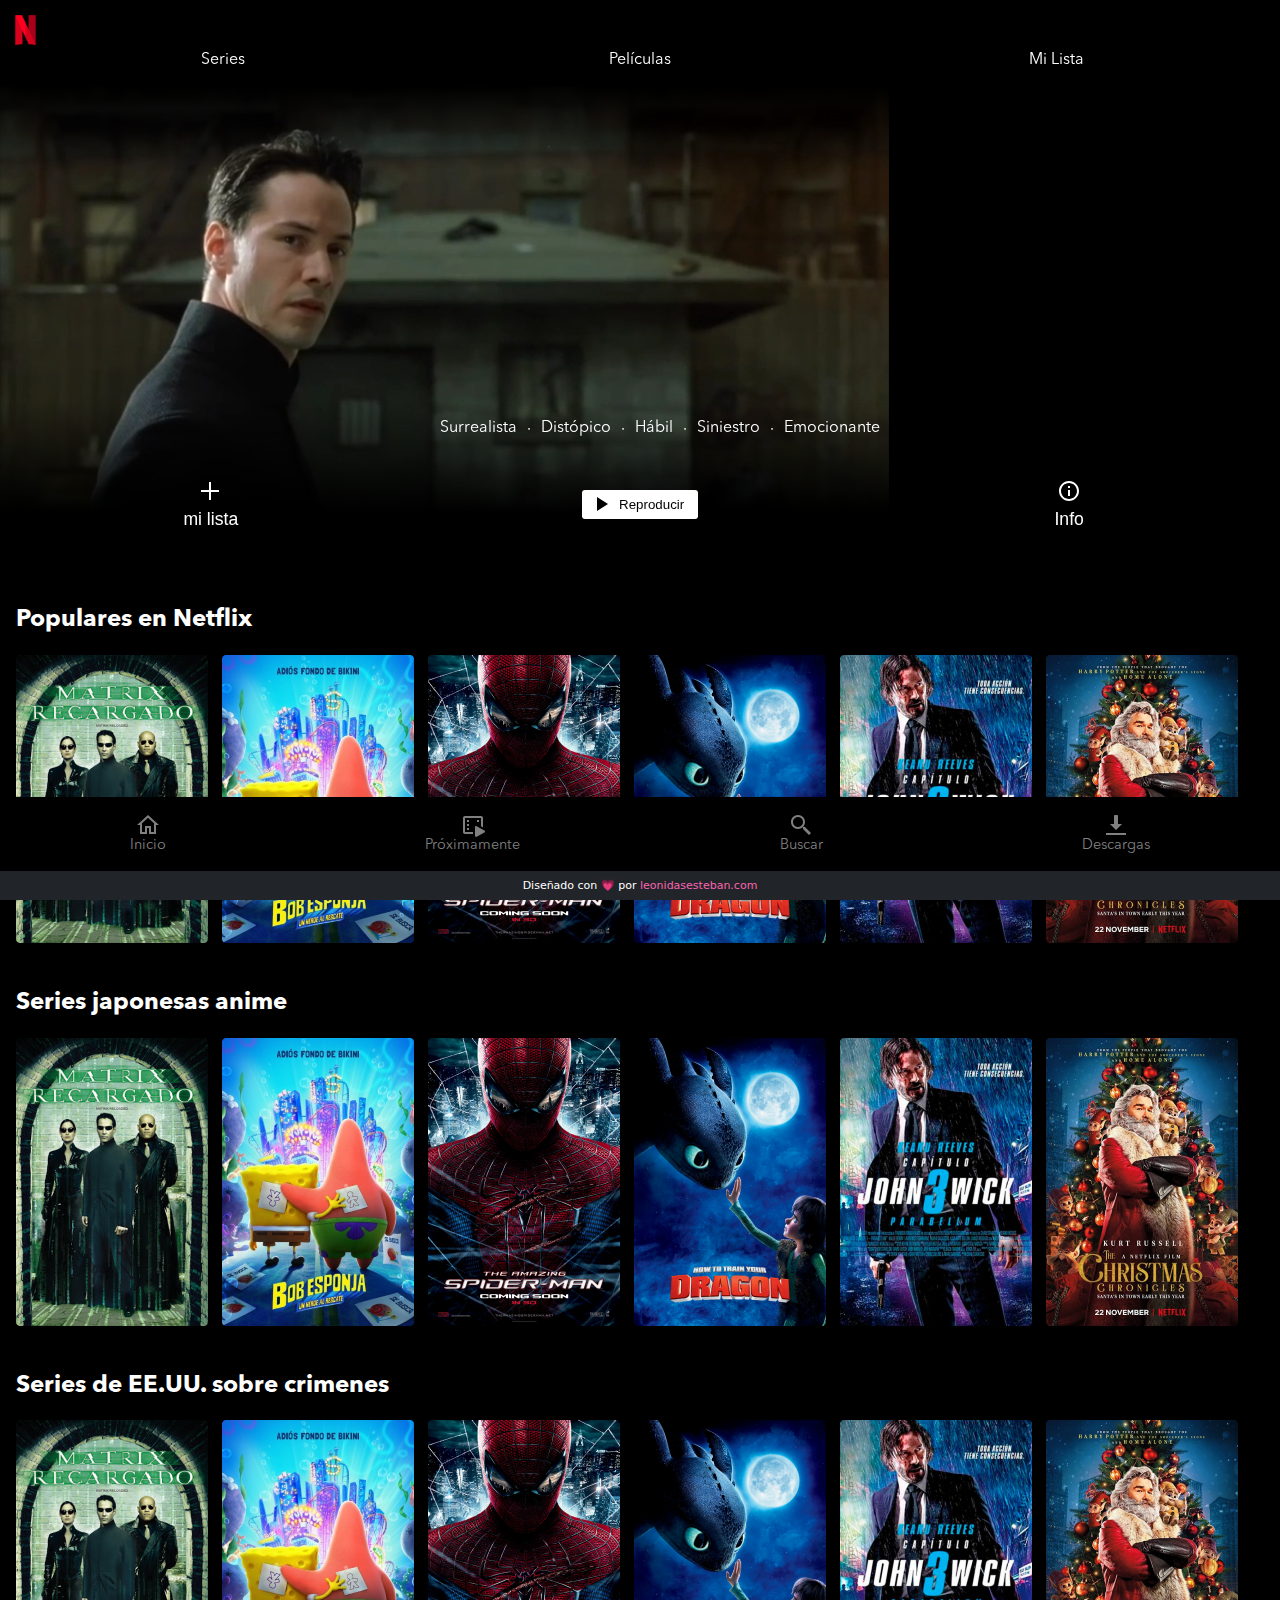
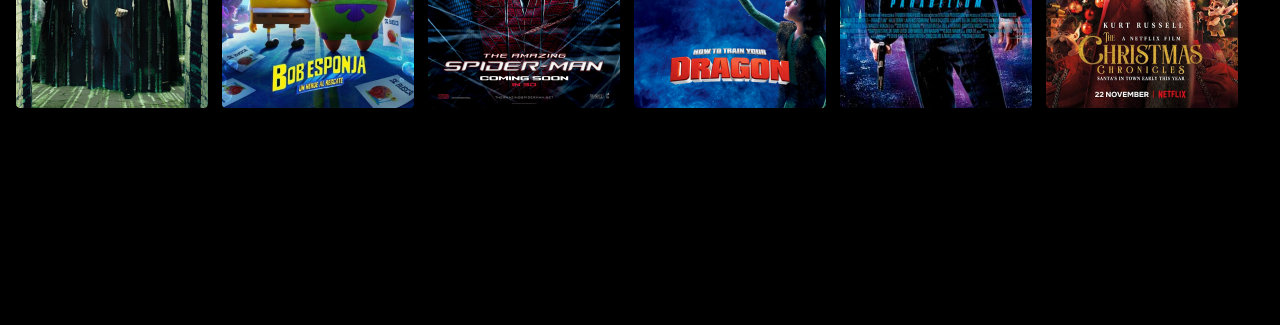
<file: index.html>
<!DOCTYPE html>
<html lang="en">
<head>
  <meta charset="UTF-8">
  <meta name="viewport" content="width=device-width, initial-scale=1.0">
  <link rel="icon" type="image/png" sizes="32x32" href="./images/favicon-50x50.png">
  <link rel="stylesheet" href="static/css/styles.css">
  <title>Javier Aviles | Recreando Netflix</title>
</head>
<body>
  <header class="header">
    <img src="images/logo-netflix.png" height="30" alt="Logo Netflix">
    <nav>
      <ul class="navigation">
        <li class="navigation-item"><a href="#">Series</a></li>
        <li class="navigation-item"><a href="#">Películas</a></li>
        <li class="navigation-item"><a href="#">Mi Lista</a></li>
      </ul>
    </nav>
  </header>

<div class="featured">
  <video muted autoplay height="500" src="images/matrix.mp4"> </video>
  <div class="featured-details">
      <ul class="tags">
        <li class="tag">Surrealista</li>
        <li class="tag">Distópico</li>
        <li class="tag">Hábil</li>
        <li class="tag">Siniestro</li>
        <li class="tag">Emocionante</li>
      </ul>

      <div class="featured-actions">

        <button class="button-secondary icon-plus">mi lista</button>
        <button class="button icon-play">Reproducir</button>
        <button class="button-secondary icon-info">Info</button>

      </div>

  </div>
</div>

<main>
  <div class="list">
    <h2 class="list-title">Populares en Netflix</h2>
    <div class="list-content">
      <div class="list-item">
        <a href="#">
          <img src="./images/covers/matrix.png" alt="Bob Esponja la Pelicula"> </a>
      </div>
      <div class="list-item">
        <a href="#">
          <img src="./images/covers/bob.png" alt="Bob Esponja la Pelicula"> </a>
      </div>
      <div class="list-item">
        <a href="#">
          <img src="./images/covers/spider-man.png" alt="Bob Esponja la Pelicula"> </a>
      </div>
      <div class="list-item">
        <a href="#">
          <img src="./images/covers/dragon.png" alt="Bob Esponja la Pelicula"> </a>
      </div>
      <div class="list-item">
        <a href="#">
          <img src="./images/covers/john.png" alt="Bob Esponja la Pelicula"> </a>
      </div>
      <div class="list-item">
        <a href="#">
          <img src="./images/covers/santa.png" alt="Bob Esponja la Pelicula"> </a>
      </div>
    </div>
  </div>

<div class="list">
    <h2 class="list-title">Series japonesas anime</h2>
    <div class="list-content">
      <div class="list-item">
        <a href="#">
          <img src="./images/covers/matrix.png" alt="Bob Esponja la Pelicula"> </a>
      </div>
      <div class="list-item">
        <a href="#">
          <img src="./images/covers/bob.png" alt="Bob Esponja la Pelicula"> </a>
      </div>
      <div class="list-item">
        <a href="#">
          <img src="./images/covers/spider-man.png" alt="Bob Esponja la Pelicula"> </a>
      </div>
      <div class="list-item">
        <a href="#">
          <img src="./images/covers/dragon.png" alt="Bob Esponja la Pelicula"> </a>
      </div>
      <div class="list-item">
        <a href="#">
          <img src="./images/covers/john.png" alt="Bob Esponja la Pelicula"> </a>
      </div>
      <div class="list-item">
        <a href="#">
          <img src="./images/covers/santa.png" alt="Bob Esponja la Pelicula"> </a>
      </div>
    </div>
  </div>


<div class="list">
  <h2 class="list-title">Series de EE.UU. sobre crimenes</h2>
  <div class="list-content">
    <div class="list-item">
      <a href="#">
        <img src="./images/covers/matrix.png" alt="Bob Esponja la Pelicula"> </a>
    </div>
    <div class="list-item">
      <a href="#">
        <img src="./images/covers/bob.png" alt="Bob Esponja la Pelicula"> </a>
    </div>
    <div class="list-item">
      <a href="#">
        <img src="./images/covers/spider-man.png" alt="Bob Esponja la Pelicula"> </a>
    </div>
    <div class="list-item">
      <a href="#">
        <img src="./images/covers/dragon.png" alt="Bob Esponja la Pelicula"> </a>
    </div>
    <div class="list-item">
      <a href="#">
        <img src="./images/covers/john.png" alt="Bob Esponja la Pelicula"> </a>
    </div>
    <div class="list-item">
      <a href="#">
        <img src="./images/covers/santa.png" alt="Bob Esponja la Pelicula"> </a>
    </div>
  </div>
</div>




</main>



<footer class="footer">
  <ul class="tab-list">
    <li class="tab-item"><a href="#"><svg width="24" height="24" viewBox="0 0 24 24" fill="none" xmlns="http://www.w3.org/2000/svg">
    <path d="M12 2.09961L1 12H4V21H11V15H13V21H20V12H23L12 2.09961ZM12 4.79102L18 10.1914V11V19H15V13H9V19H6V10.1914L12 4.79102Z" fill="black"/>
  </svg> <span>Inicio</span> </a></li>
    <li class="tab-item"><a href="#"><svg width="24" height="24" viewBox="0 0 24 24" fill="none" xmlns="http://www.w3.org/2000/svg">
    <g clip-path="url(#clip0)"><path d="M4 3C2.897 3 2 3.897 2 5V19C2 20.103 2.897 21 4 21H12V19H4V5H20V13.2852L22 14.4082V5C22 3.897 21.103 3 20 3H4ZM6.00195 7V9H8V7H6.00195ZM16 7V9H18V7H16ZM6 11V13H8V11H6ZM15.0859 13C14.514 13.019 14 13.492 14 14.1445V22.8555C14 23.7255 14.9132 24.2764 15.6602 23.8574L23.4199 19.502C24.1939 19.067 24.1939 17.932 23.4199 17.498L15.6602 13.1426C15.4734 13.0378 15.2766 12.9937 15.0859 13ZM6 15V17H8V15H6Z" fill="black"/>
    </g><defs><clipPath id="clip0"><rect width="24" height="24" fill="white"/></clipPath></defs>
  </svg> <span>Próximamente</span> </a></li>
    <li class="tab-item"><a href="#"><svg width="24" height="24" viewBox="0 0 24 24" fill="none" xmlns="http://www.w3.org/2000/svg">
    <path d="M9 2C5.14585 2 2 5.14585 2 9C2 12.8541 5.14585 16 9 16C10.748 16 12.345 15.348 13.5742 14.2812L14 14.707V16L20 22L22 20L16 14H14.707L14.2812 13.5742C15.348 12.345 16 10.748 16 9C16 5.14585 12.8541 2 9 2ZM9 4C11.7733 4 14 6.22673 14 9C14 11.7733 11.7733 14 9 14C6.22673 14 4 11.7733 4 9C4 6.22673 6.22673 4 9 4Z" fill="black"/>
  </svg> <span>Buscar</span> </a></li>
    <li class="tab-item"><a href="#"><svg width="24" height="24" viewBox="0 0 24 24" fill="none" xmlns="http://www.w3.org/2000/svg">
    <path d="M11 2C10.448 2 10 2.448 10 3V11H6L12 17L18 11H14V3C14 2.448 13.552 2 13 2H11ZM2 20V22H22V20H2Z" fill="black"/>
  </svg> <span>Descargas</span> </a></li>
  </ul>




  <div class="credits">
    Diseñado con 💗 por
    <a href="https://leonidasesteban.com/" target="_blank">leonidasesteban.com</a>
  </div>
</footer>

</body>
</html>
</file>
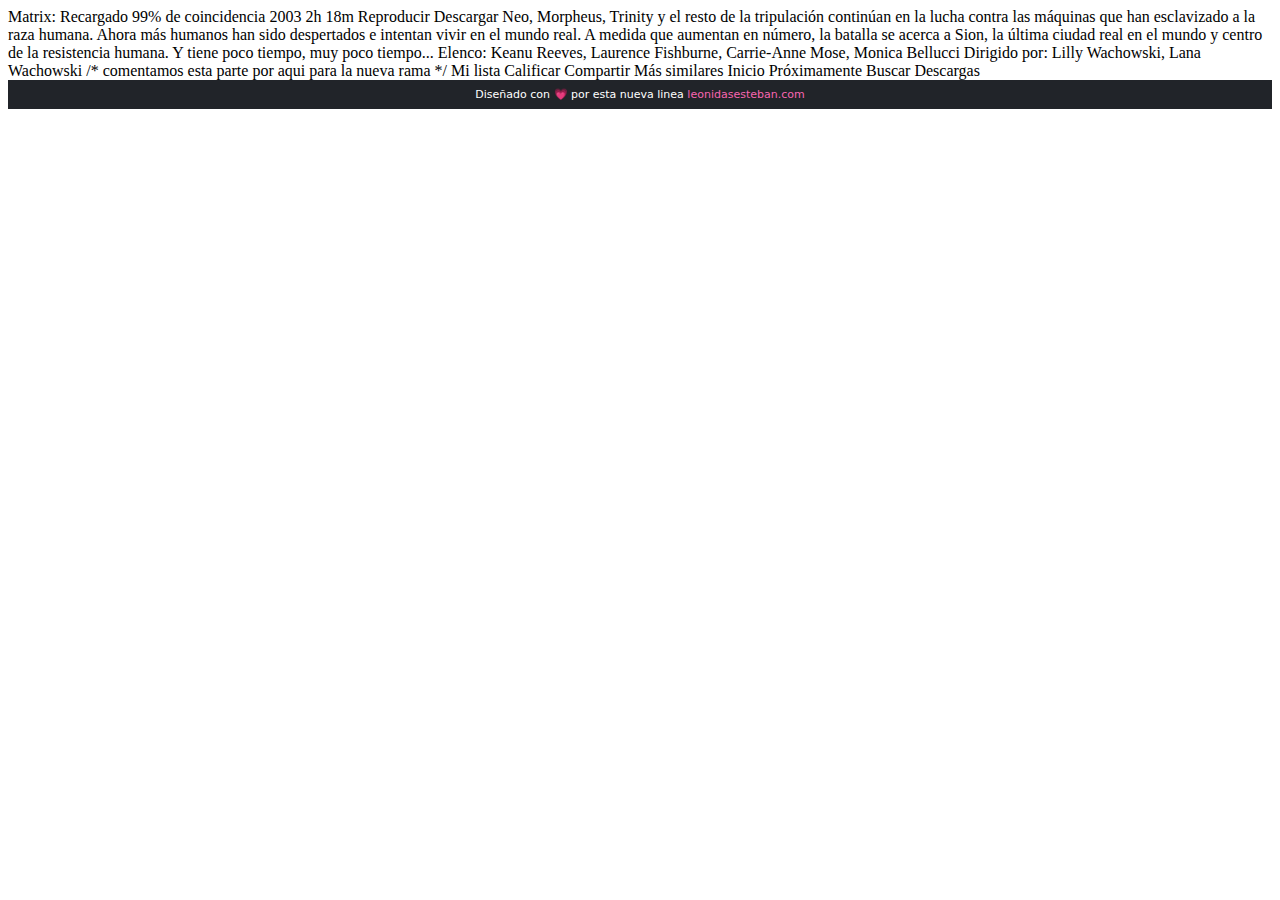
<file: detalle-de-serie.html>
<!DOCTYPE html>
<html lang="en">
<head>
  <meta charset="UTF-8">
  <meta name="viewport" content="width=device-width, initial-scale=1.0">
  <link rel="icon" type="image/png" sizes="32x32" href="./images/favicon-50x50.png">
  <title>Leonidas Esteban | Recreando Netflix</title>
  <style>
    .credits {
      font-family: system-ui;
      background: #212429;
      font-size: 11px;
      color: white;
      padding: 0.5rem 0;
      text-align: center;
    }
    .credits a {
      color: #F865B0;
      text-decoration: none;
    }
  </style>
</head>
<body>

  Matrix: Recargado

  99% de coincidencia
  2003
  2h 18m

  Reproducir
  Descargar

  Neo, Morpheus, Trinity y el resto de la tripulación continúan en la lucha contra las máquinas que han esclavizado a la raza humana. Ahora más humanos han sido despertados e intentan vivir en el mundo real. A medida que aumentan en número, la batalla se acerca a Sion, la última ciudad real en el mundo y centro de la resistencia humana. Y tiene poco tiempo, muy poco tiempo... 

  Elenco: Keanu Reeves, Laurence Fishburne, Carrie-Anne Mose, Monica Bellucci
  Dirigido por: Lilly Wachowski, Lana Wachowski
  /* comentamos esta parte por aqui para la nueva rama */


  Mi lista
  Calificar
  Compartir

  Más similares

  Inicio
  Próximamente
  Buscar
  Descargas

  <div class="credits">
    Diseñado con 💗 por esta nueva linea
    <a href="https://leonidasesteban.com/" target="_blank">leonidasesteban.com</a>
  </div>
</body>
</html>
</file>
<file: static/css/styles.css>
@font-face {
  font-family: "Netflix";
  src: url("../../fonts/AvenirNextLTPro-Regular.otf");
  font-weight: 400;
  font-style: normal;
}
@font-face {
  font-family: "Netflix";
  src: url("../../fonts/AvenirNextLTPro-Bold.otf");
  font-weight: 700;
  font-style: normal;
}

.credits {
  font-family: system-ui;
  background: #212429;
  font-size: 11px;
  color: white;
  padding: 0.5rem 0;
  text-align: center;
}
.credits a {
  color: #F865B0;
  text-decoration: none;
}

body {
  background: black;
  color: white;
  margin: 0;
  font-family: Netflix;
  padding-bottom: 108px;
}

a {
  color: white;
  text-decoration: none;
}
.header{
  /*border: 1px solid purple;*/
  padding: 15px 15px 100px;
  position: relative;
  z-index: 2;
  background-image: linear-gradient(to bottom, black 0%, black 50%, rgba(0,0,0, .5), transparent 100%);
}
.navigation-item {
  list-style: none;
  /*border: 1px solid yellow; */
  text-align: center;
}

.navigation {
  padding: 0;
  margin: 0;
  /*border: 1px solid red;*/
  display: grid;
  grid-auto-columns: 100px;
  grid-auto-flow: column;
  justify-content: space-around;
}

.featured{
  margin-top: -90px;
  position: relative;
  overflow: hidden;
}

.featured-details {
  /*border: 1px solid red;*/
  position: absolute;
  bottom: 0;
  left: 0;
  right: 0;
  background-image: linear-gradient(to top, black 0%, black 40%, transparent 100%);
}

.tags {
/*  border: 1px solid yellow;*/
  display: flex;
  justify-content: center;
  gap: 10px;
  list-style: none;
}

.tag {
  /*border: 1px solid red;*/
  display: flex;

}

.tag:before {
  content: '·';
  margin-right: 10px;
  position: relative;
  top: 2px;
}

.tag:first-child::before {
  display: none;
}

.featured-actions {
  display: flex;
  height: 100px;
  justify-content: space-around;
  align-items: center;
  padding-bottom: 2em;
}

.button{
  /*border: 1px solid blue;*/
  background: white;
  display: flex;
  align-items: center;
  padding: 2px 1em 2px .5em;
  border-radius: 3px;
  border: none;
  }

.button::before{
  /*border: 1px solid blue;*/
  content: '';
  display: inline-block;
  width: 25px;
  height: 25px;
  margin-right: 5px;
}

.button-secondary{
  /*border: 1px solid red;*/
  background: none;
  color: white;
  font-size: 1.1em;
  min-width: 100px;
  border: none;
  cursor: pointer;
}

.button-secondary::before{
  content: '';
  display: block;
  /*border: 1px solid green;*/
  width: 25px;
  height: 25px;
  margin: auto;
  margin-bottom: 5px;
}
.icon-plus::before{
  background: url('../../images/icons/plus.svg');
}
.icon-play::before{
  background: url('../../images/icons/play.svg');
}
.icon-info::before{
  background: url('../../images/icons/info.svg');
}


.list-content{
  /*border: 1px solid red;*/
  white-space: nowrap;
  overflow-x: auto;
}
.list-item{
  display: inline;
  margin-left: 10px;
}
.list-item:first-child{
  margin: 0;
}

.list{
  /*border: 1px solid green;*/
  padding: 0 1em;
}

main{
  /*border: 1px solid red;*/
  display: flex;
  flex-direction: column;
  gap: 20px;

}

.footer {
  /*border: 1px solid red;*/
  position: sticky;
  bottom: 0;
  left: 0;
  right: 0;
  background: black;
  padding: 1em 0 0 ;
}

.tab-list {
  /*border: 1px solid green;*/
  margin: 0;
  padding: 0;
  display: grid;
  grid-auto-flow: column;
  list-style: none;
  color: gray;
  padding-bottom: 1em;
}

.tab-list a {
  color: gray;
}

.tab-item {
  /*border: 1px solid blue;*/
  text-align: center;
  font-size: .9em
}

.tab-item svg {
  display: block;
  /*border: 1px solid red;*/
  margin: auto;
}

.tab-item path {
  fill: gray;
}

.tab-item:hover :is(path, span){
  fill: white;
  color: white;
}
</file>
